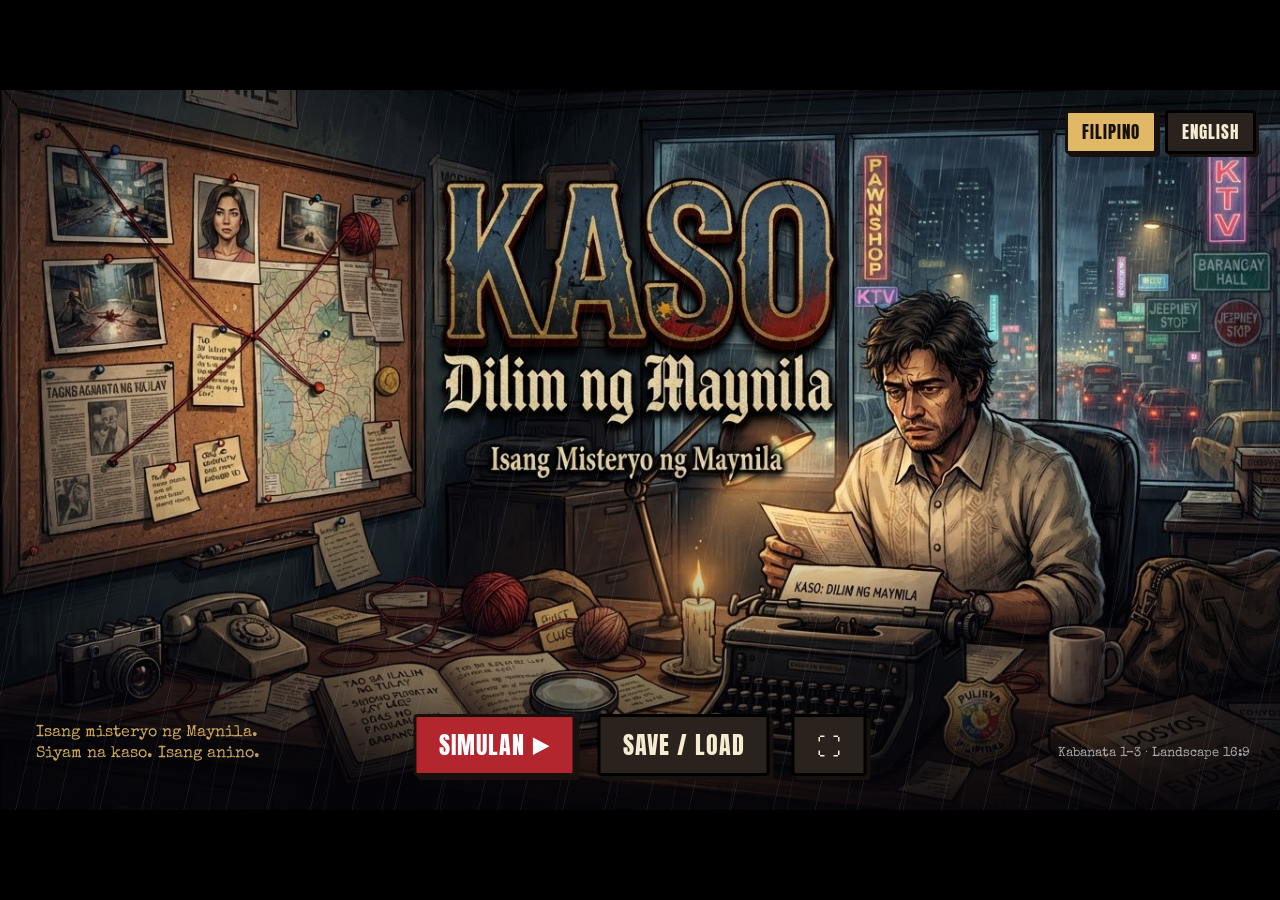
<file: index.html>
<!doctype html>
<html lang="tl">
<head>
<meta charset="utf-8">
<title>Kaso: Dilim ng Maynila</title>
<meta name="viewport" content="width=device-width, initial-scale=1, viewport-fit=cover, user-scalable=no">
<meta name="theme-color" content="#0e0c14">
<meta name="mobile-web-app-capable" content="yes">
<meta name="apple-mobile-web-app-capable" content="yes">
<link rel="preconnect" href="https://fonts.googleapis.com">
<link rel="preconnect" href="https://fonts.gstatic.com" crossorigin>
<link rel="stylesheet" href="https://fonts.googleapis.com/css2?family=Anton&family=Bangers&family=Kalam:wght@400;700&family=Oswald:wght@400;700&family=Special+Elite&display=swap">
<link rel="stylesheet" href="css/style.css">
<link rel="manifest" href="manifest.json">
<link rel="icon" href="assets/icon-192.png">
<link rel="apple-touch-icon" href="assets/icon-192.png">
</head>
<body>
<div id="stage"></div>
<div id="rotate">
  <div class="ph"></div>
  <h2>I-ROTATE ANG IYONG TELEPONO</h2>
  <p>Ang Kaso: Dilim ng Maynila ay ginawa para sa landscape (16:9).</p>
  <button class="btn dark" id="rotate-go">ITULOY PA RIN</button>
</div>
<script src="js/art.js"></script>
<script src="js/art2.js"></script>
<script src="js/art3.js"></script>
<script src="js/cases.js"></script>
<script src="js/cases2.js"></script>
<script src="js/cases3.js"></script>
<script src="js/lang.js"></script>
<script src="js/lang-en1.js"></script>
<script src="js/lang-en2.js"></script>
<script src="js/lang-en3.js"></script>
<script src="js/artimg.js"></script>
<script src="js/audio.js"></script>
<script src="js/game.js"></script>
</body>
</html>
</file>
<file: css/style.css>
/* =========================================================
   KASO: DILIM NG MAYNILA — STYLE
   Layout: fixed 1280x720 (16:9) stage, scaled to fit the screen.
   Single committed look: rainy-night Manila noir + manila-folder paper.
   ========================================================= */
:root {
  --ink: #17110d;
  --night: #0e0c14;
  --wall: #241c18;
  --manila: #e2c78e;
  --manila-dk: #b8964f;
  --paper: #f6ecd2;
  --paper-dk: #e3d4ae;
  --sepia: #6b4a1f;
  --brass: #e1b866;
  --blood: #b3262e;
  --neon: #ff4f9a;
  --clue: #33e0c4;
  --ok: #2f8f4e;
  --text: #2a1d12;
  --f-display: 'Anton', Impact, 'Arial Narrow', sans-serif;
  --f-type: 'Special Elite', 'Courier New', monospace;
  --f-sfx: 'Bangers', Impact, sans-serif;
  --f-talk: 'Kalam', 'Comic Sans MS', 'Segoe Print', sans-serif;
  --f-ui: 'Oswald', 'Arial Narrow', Arial, sans-serif;
  color-scheme: dark;
}
* { box-sizing: border-box; -webkit-tap-highlight-color: transparent; }
html, body { height: 100%; margin: 0; background: #000; overflow: hidden; }
body { font-family: var(--f-ui); color: var(--paper); user-select: none; -webkit-user-select: none; touch-action: manipulation; }
button { font-family: inherit; cursor: pointer; }
button:focus-visible, [tabindex]:focus-visible { outline: 3px solid var(--clue); outline-offset: 2px; }

#stage { position: absolute; left: 50%; top: 50%; width: 1280px; height: 720px; transform-origin: center center; overflow: hidden; background: var(--night); }
.screen { position: absolute; inset: 0; overflow: hidden; }
.abs { position: absolute; }

/* ---------- generic buttons ---------- */
.btn { border: 3px solid var(--ink); background: var(--paper); color: var(--ink); font-family: var(--f-display); font-size: 24px; letter-spacing: 1px; padding: 10px 22px; border-radius: 4px; box-shadow: 4px 4px 0 var(--ink); transition: transform .08s, box-shadow .08s; }
.btn:active { transform: translate(3px, 3px); box-shadow: 1px 1px 0 var(--ink); }
.btn.primary { background: var(--blood); color: #fff; }
.btn.gold { background: var(--brass); }
.btn.dark { background: #2a221d; color: var(--paper); border-color: #000; }
.btn:disabled { opacity: .45; filter: grayscale(.6); cursor: not-allowed; }
.btn.small { font-size: 17px; padding: 6px 14px; box-shadow: 3px 3px 0 var(--ink); }
.iconbtn { width: 54px; height: 54px; border-radius: 50%; border: 3px solid var(--ink); background: var(--brass); color: var(--ink); font-size: 24px; display: grid; place-items: center; box-shadow: 3px 3px 0 var(--ink); padding: 0; }
.iconbtn svg { width: 28px; height: 28px; }

/* ---------- rain overlay ---------- */
.rain { position: absolute; pointer-events: none; overflow: hidden; }
.rain::before, .rain::after { content: ""; position: absolute; inset: -100% -20% 0 -20%; background-image: repeating-linear-gradient(103deg, transparent 0 14px, rgba(200,220,255,.22) 14px 15px, transparent 15px 41px); animation: rainfall .5s linear infinite; }
.rain::after { background-image: repeating-linear-gradient(100deg, transparent 0 23px, rgba(200,220,255,.14) 23px 24px, transparent 24px 57px); animation-duration: .8s; }
@keyframes rainfall { from { transform: translateY(0); } to { transform: translateY(50%); } }

/* ---------- TITLE ---------- */
.title { background: #000 url('../assets/cover.jpg') center/cover no-repeat; }
.title .shade { position: absolute; inset: 0; background: linear-gradient(90deg, rgba(0,0,0,.0) 40%, rgba(0,0,0,.0) 60%), linear-gradient(0deg, rgba(5,4,8,.92) 0%, rgba(5,4,8,.4) 22%, rgba(0,0,0,0) 40%); }
.title .menu { position: absolute; left: 50%; bottom: 34px; transform: translateX(-50%); display: flex; gap: 22px; }
.title .tag { position: absolute; left: 36px; bottom: 44px; font-family: var(--f-type); color: var(--brass); font-size: 16px; max-width: 300px; line-height: 1.35; opacity: .9; }
.title .ver { position: absolute; right: 30px; bottom: 50px; font-family: var(--f-type); font-size: 13px; color: #aaa; }
.title .pulse { animation: pulse 1.6s ease-in-out infinite; }
@keyframes pulse { 50% { transform: scale(1.05); } }

/* ---------- TOP BAR ---------- */
.topbar { position: absolute; left: 0; right: 0; top: 0; height: 60px; display: flex; align-items: center; gap: 14px; padding: 0 16px; background: linear-gradient(#3a2614, #2a1a0d); border-bottom: 4px solid var(--ink); z-index: 20; }
.topbar .title-txt { font-family: var(--f-display); font-size: 24px; letter-spacing: 1px; color: var(--paper); flex: 1; white-space: nowrap; overflow: hidden; text-overflow: ellipsis; }
.topbar .title-txt small { font-family: var(--f-type); font-size: 15px; color: var(--brass); margin-left: 10px; letter-spacing: 0; }
.chip { display: inline-flex; align-items: center; gap: 6px; background: var(--paper); color: var(--ink); border: 3px solid var(--ink); border-radius: 20px; padding: 2px 14px 2px 8px; font-family: var(--f-display); font-size: 20px; height: 40px; }
.chip .peso { font-family: var(--f-ui); font-weight: 700; color: var(--blood); }
.back { background: none; border: 0; color: var(--paper); font-family: var(--f-display); font-size: 18px; display: flex; flex-direction: column; align-items: center; line-height: 1; padding: 2px 8px; }
.back span { font-size: 26px; }
.kape { display: flex; gap: 4px; align-items: center; background: var(--paper); border: 3px solid var(--ink); border-radius: 20px; padding: 3px 10px; height: 40px; }
.kape svg { width: 28px; height: 28px; }
.kape svg.empty { opacity: .25; filter: grayscale(1); }

/* ---------- DESK ---------- */
.desk .desk-svg { position: absolute; inset: 0; width: 100%; height: 100%; }
.desk .fan-blades { animation: spin .35s linear infinite; }
.desk .steam { animation: steam 3s ease-in-out infinite; }
.desk .steam.s2 { animation-delay: 1.2s; }
@keyframes spin { to { transform: rotate(360deg); } }
@keyframes steam { 0% { opacity: 0; transform: translateY(8px); } 40% { opacity: .4; } 100% { opacity: 0; transform: translateY(-14px); } }
.hotspot { position: absolute; border: 0; background: transparent; border-radius: 12px; padding: 0; }
.hotspot::before { content: ""; position: absolute; inset: 0; border-radius: 12px; border: 3px dashed rgba(225,184,102,0); transition: border-color .2s, background .2s; }
.hotspot:hover::before, .hotspot:focus-visible::before { border-color: rgba(225,184,102,.9); background: rgba(255,220,150,.08); }
.hotspot .lbl { position: absolute; left: 50%; transform: translateX(-50%); bottom: -16px; white-space: nowrap; background: var(--ink); color: var(--brass); font-family: var(--f-display); font-size: 17px; letter-spacing: 1px; padding: 3px 12px; border-radius: 3px; border: 2px solid var(--brass); pointer-events: none; }
.hotspot.top .lbl { bottom: auto; top: -18px; }
.hotspot.ringing { animation: shake .5s ease-in-out infinite; }
.ringsfx { position: absolute; font-family: var(--f-sfx); font-size: 46px; color: #ffd34a; -webkit-text-stroke: 2px var(--ink); paint-order: stroke fill; transform: rotate(-12deg); pointer-events: none; animation: blink 1s steps(2) infinite; letter-spacing: 2px; }
@keyframes blink { 50% { opacity: .2; } }
@keyframes shake { 0%,100% { transform: translateX(0) rotate(0); } 20% { transform: translateX(-3px) rotate(-1.5deg); } 40% { transform: translateX(3px) rotate(1.5deg); } 60% { transform: translateX(-2px) rotate(-1deg); } 80% { transform: translateX(2px) rotate(1deg); } }
.desk .status { position: absolute; left: 470px; top: 384px; width: 260px; font-family: var(--f-type); font-size: 14px; color: var(--paper); background: rgba(0,0,0,.55); border: 2px solid var(--brass); padding: 8px 10px; line-height: 1.35; }

/* ---------- MODAL ---------- */
.modal-back { position: absolute; inset: 0; background: rgba(5,3,2,.72); z-index: 50; display: grid; place-items: center; animation: fadein .2s; }
@keyframes fadein { from { opacity: 0; } }
.modal { position: relative; width: 860px; max-height: 620px; background: var(--manila); color: var(--text); border: 4px solid var(--ink); border-radius: 6px 18px 6px 6px; box-shadow: 10px 10px 0 rgba(0,0,0,.5); padding: 26px 30px; display: flex; flex-direction: column; gap: 14px; }
.modal h2 { margin: 0; font-family: var(--f-display); font-size: 38px; letter-spacing: 1px; font-weight: 400; }
.modal .x { position: absolute; right: 14px; top: 10px; background: none; border: 0; font-size: 34px; color: var(--ink); font-family: var(--f-display); }
.modal .body { overflow-y: auto; font-family: var(--f-type); font-size: 17px; line-height: 1.45; }
.cases { display: grid; grid-template-columns: repeat(3, 1fr); gap: 16px; }
.casecard { background: var(--paper); border: 3px solid var(--ink); padding: 14px; display: flex; flex-direction: column; gap: 8px; min-height: 290px; position: relative; }
.casecard .num { font-family: var(--f-display); font-size: 16px; color: var(--blood); letter-spacing: 1px; }
.casecard .nm { font-family: var(--f-display); font-size: 25px; line-height: 1.05; }
.casecard .pl { font-family: var(--f-type); font-size: 14px; color: var(--sepia); }
.casecard .thumb { height: 100px; border: 2px solid var(--ink); overflow: hidden; background: #111; }
.casecard .thumb svg { width: 100%; height: 100%; display: block; }
.casecard .stars { color: #d39a1a; font-size: 22px; letter-spacing: 2px; }
.casecard .btn { margin-top: auto; }
.casecard.locked .thumb { filter: brightness(.15) grayscale(1); }
.shopgrid { display: grid; grid-template-columns: repeat(3, 1fr); gap: 16px; }
.shopitem { background: var(--paper); border: 3px solid var(--ink); padding: 14px; display: flex; flex-direction: column; gap: 6px; }
.shopitem b { font-family: var(--f-display); font-size: 22px; font-weight: 400; }
.howto ol { margin: 0; padding-left: 24px; display: grid; gap: 8px; }
.howto b { font-family: var(--f-display); font-weight: 400; letter-spacing: .5px; font-size: 19px; }

/* ---------- KOMIKS ---------- */
.komiks { background: #0b0a0e; }
.komiks .track { position: absolute; top: 74px; left: 0; height: 520px; display: flex; gap: 40px; transition: transform .75s cubic-bezier(.6,.05,.25,1); }
.kpanel { position: relative; flex: 0 0 auto; width: 796px; height: 520px; background: #fff; border: 6px solid #f4efe4; outline: 4px solid var(--ink); overflow: hidden; transition: filter .5s, opacity .5s; filter: brightness(.35) grayscale(.5); }
.kpanel.on { filter: none; }
.kpanel > svg { position: absolute; inset: 0; width: 100%; height: 100%; }
.kcap { position: absolute; left: 0; top: 0; max-width: 70%; background: var(--brass); color: var(--ink); font-family: var(--f-type); font-size: 20px; padding: 8px 14px; border: 3px solid var(--ink); border-width: 0 3px 3px 0; line-height: 1.3; z-index: 3; }
.bubble { position: absolute; background: #fff; color: var(--ink); border: 3px solid var(--ink); border-radius: 22px; padding: 10px 16px 12px; font-family: var(--f-talk); font-size: 23px; line-height: 1.22; z-index: 4; animation: pop .22s cubic-bezier(.3,1.6,.6,1); }
.bubble .who { display: block; font-family: var(--f-ui); font-weight: 700; font-size: 13px; letter-spacing: 1px; text-transform: uppercase; color: var(--blood); margin-bottom: 2px; }
.bubble::after { content: ""; position: absolute; bottom: -20px; width: 0; height: 0; border: 12px solid transparent; border-top: 20px solid var(--ink); }
.bubble::before { content: ""; position: absolute; bottom: -13px; width: 0; height: 0; border: 9px solid transparent; border-top: 15px solid #fff; z-index: 1; }
.bubble.tail-l::after { left: 34px; } .bubble.tail-l::before { left: 37px; }
.bubble.tail-r::after { right: 34px; } .bubble.tail-r::before { right: 37px; }
.bubble.dark { background: #0d0d10; color: #f0e6e6; border-color: #c0262e; }
.bubble.dark::before { border-top-color: #0d0d10; } .bubble.dark::after { border-top-color: #c0262e; }
.bubble.dark .who { color: #ff6b6b; }
.sfx { position: absolute; font-family: var(--f-sfx); letter-spacing: 2px; -webkit-text-stroke: 3px var(--ink); paint-order: stroke fill; z-index: 5; white-space: nowrap; animation: slamin .3s cubic-bezier(.3,1.8,.5,1); text-shadow: 4px 4px 0 var(--ink); }
@keyframes pop { from { transform: scale(.6); opacity: 0; } }
@keyframes slamin { from { transform: scale(2.4) rotate(var(--r)); opacity: 0; } to { transform: scale(1) rotate(var(--r)); } }
.flash { position: absolute; inset: 0; background: #fff; z-index: 30; pointer-events: none; animation: flash .6s forwards; }
@keyframes flash { 0% { opacity: 0; } 10% { opacity: .95; } 25% { opacity: .2; } 35% { opacity: .8; } 100% { opacity: 0; } }
.komiks .hint { position: absolute; bottom: 36px; left: 0; right: 0; text-align: center; font-family: var(--f-type); font-size: 18px; color: var(--brass); animation: blink 1.4s steps(2) infinite; }
.komiks .skip { position: absolute; right: 20px; top: 16px; z-index: 10; }
.komiks .dots { position: absolute; left: 20px; top: 26px; display: flex; gap: 8px; }
.komiks .dots i { width: 14px; height: 14px; border-radius: 50%; border: 2px solid var(--brass); }
.komiks .dots i.on { background: var(--brass); }

/* ---------- PAPER / FOLDER ---------- */
.woodbg { background: radial-gradient(ellipse at 50% 40%, #5a3a20, #2a1a0d 75%); }
.woodbg::before { content: ""; position: absolute; inset: 0; background: repeating-linear-gradient(178deg, rgba(0,0,0,0) 0 20px, rgba(0,0,0,.12) 20px 22px); pointer-events: none; }
.folder { position: absolute; background: var(--manila); color: var(--text); border: 3px solid var(--ink); border-radius: 4px 14px 4px 4px; box-shadow: 8px 8px 0 rgba(0,0,0,.45); }
.folder::before { content: ""; position: absolute; left: 24px; top: -22px; width: 170px; height: 24px; background: var(--manila); border: 3px solid var(--ink); border-bottom: 0; border-radius: 10px 10px 0 0; }
.folder .tabname { position: absolute; left: 34px; top: -20px; font-family: var(--f-display); font-size: 16px; letter-spacing: 1px; color: var(--sepia); z-index: 2; }
.sheet { position: absolute; inset: 14px; background: var(--paper); border: 2px solid var(--manila-dk); padding: 18px 22px; display: flex; flex-direction: column; gap: 10px; overflow: hidden; }
.sheet h2 { margin: 0; font-family: var(--f-type); font-size: 32px; font-weight: 400; letter-spacing: 2px; text-align: center; border-bottom: 2px solid var(--ink); padding-bottom: 4px; }
.sheet .sub { text-align: center; font-family: var(--f-type); font-size: 15px; color: var(--sepia); margin-top: -6px; }
.caseno { position: absolute; right: 18px; top: 16px; border: 2px solid var(--ink); text-align: center; font-family: var(--f-type); font-size: 12px; color: var(--blood); background: var(--paper); }
.caseno b { display: block; border-top: 2px solid var(--ink); font-size: 22px; color: var(--ink); padding: 0 10px; }
.clip { position: absolute; left: 30px; top: -18px; width: 30px; height: 64px; border: 4px solid #c9a24a; border-radius: 15px; z-index: 5; }
.facts { width: 100%; border-collapse: collapse; font-family: var(--f-type); font-size: 16px; }
.facts td { border-bottom: 1px solid var(--paper-dk); padding: 5px 4px; vertical-align: top; }
.facts td:first-child { width: 150px; color: var(--sepia); font-size: 14px; text-transform: uppercase; }
.facts .red { color: var(--blood); font-weight: 700; }
.polaroid { background: #fff; padding: 8px 8px 26px; border: 1px solid #bbb; box-shadow: 3px 4px 0 rgba(0,0,0,.25); position: relative; }
.polaroid svg { display: block; width: 100%; height: 100%; }
.polaroid .pc { position: absolute; left: 0; right: 0; bottom: 4px; text-align: center; font-family: var(--f-talk); font-size: 15px; color: #333; }

/* ---------- OUTLINE ---------- */
.outline .lu { position: absolute; left: 660px; top: 82px; width: 580px; height: 425px; border: 4px solid var(--ink); background: #f2ecdf; box-shadow: 8px 8px 0 rgba(0,0,0,.45); }
.outline .lu svg { width: 100%; height: 100%; display: block; }
.outline .lu .lt { position: absolute; left: 50%; top: -18px; transform: translateX(-50%); background: var(--ink); color: var(--brass); font-family: var(--f-display); letter-spacing: 2px; font-size: 18px; padding: 2px 16px; }
.lu-fig:hover > rect:first-child { fill: rgba(63,208,201,.1); }
.outline .info { position: absolute; left: 660px; top: 516px; width: 580px; height: 108px; background: var(--paper); color: var(--text); border: 3px solid var(--ink); padding: 6px 12px; font-family: var(--f-type); font-size: 14px; line-height: 1.3; display: flex; gap: 12px; align-items: flex-start; }
.outline .info .pp { width: 74px; height: 78px; flex: 0 0 auto; border: 2px solid var(--ink); background: #d8c9a6; }
.outline .info b { font-family: var(--f-display); font-size: 19px; font-weight: 400; letter-spacing: .5px; }
.banner { position: absolute; left: 660px; top: 638px; width: 300px; font-family: var(--f-sfx); font-size: 32px; line-height: .95; color: #fff; letter-spacing: 1px; -webkit-text-stroke: 2px var(--ink); paint-order: stroke fill; text-shadow: 3px 3px 0 var(--ink); }
.banner em { color: #ff4f6a; font-style: normal; }
.banner small { display: block; font-family: var(--f-type); font-size: 14px; color: var(--brass); -webkit-text-stroke: 0; text-shadow: none; letter-spacing: 0; margin-top: 4px; }

/* ---------- INVESTIGATION (spot the clue) ---------- */
.inv { background: linear-gradient(#3a2614, #2a1a0d); }
.inv .hud-mid { display: flex; align-items: center; gap: 14px; }
.flipclock { display: flex; gap: 4px; align-items: center; }
.flipclock b { width: 32px; height: 44px; background: linear-gradient(#4a3020 50%, #3a2416 50%); color: #f6ecd2; font-family: var(--f-display); font-size: 32px; display: grid; place-items: center; border-radius: 5px; border: 2px solid var(--ink); font-weight: 400; }
.flipclock i { font-style: normal; font-family: var(--f-display); font-size: 28px; color: var(--paper); }
.flipclock.low b { color: #ff6a6a; animation: blink .5s steps(2) infinite; }
.objective { font-family: var(--f-display); font-size: 18px; letter-spacing: 1px; color: var(--ink); background: var(--brass); padding: 4px 12px; border: 3px solid var(--ink); }
.spotpanel { position: absolute; top: 76px; width: 620px; height: 413px; border: 4px solid var(--ink); background: #000; overflow: hidden; cursor: crosshair; }
.spotpanel > svg { width: 100%; height: 100%; display: block; }
.spotpanel .plabel { position: absolute; left: 0; top: 0; background: rgba(0,0,0,.72); color: #fff; font-family: var(--f-type); font-size: 15px; padding: 4px 10px; pointer-events: none; display: flex; gap: 6px; align-items: center; }
.spotpanel .plabel .rec { width: 10px; height: 10px; border-radius: 50%; background: #f33; animation: blink 1s steps(2) infinite; }
.spotpanel.cctv::after { content: ""; position: absolute; inset: 0; background: repeating-linear-gradient(0deg, rgba(255,255,255,.04) 0 1px, transparent 1px 3px); pointer-events: none; }
.spotpanel.soco::after { content: "POLICE LINE · HUWAG TUMAWID · POLICE LINE"; position: absolute; right: -92px; top: 30px; width: 330px; transform: rotate(32deg); background: #f2c94c; color: var(--ink); font-family: var(--f-display); font-size: 13px; letter-spacing: 1px; padding: 2px 0; text-align: center; border-top: 2px solid var(--ink); border-bottom: 2px solid var(--ink); pointer-events: none; opacity: .9; }
.ring-found { fill: none; stroke: var(--clue); stroke-width: 4; filter: drop-shadow(0 0 3px rgba(0,0,0,.8)); animation: ringin .35s cubic-bezier(.3,1.6,.6,1); transform-box: fill-box; transform-origin: center; }
@keyframes ringin { from { transform: scale(2); opacity: 0; } }
.ring-hint { fill: none; stroke: #ffd34a; stroke-width: 4; stroke-dasharray: 8 6; animation: hintpulse .7s ease-in-out infinite alternate; transform-box: fill-box; transform-origin: center; }
@keyframes hintpulse { to { transform: scale(1.35); opacity: .4; } }
.miss { fill: none; stroke: #ff3b3b; stroke-width: 5; stroke-linecap: round; animation: missfade .7s forwards; }
@keyframes missfade { 60% { opacity: 1; } 100% { opacity: 0; } }
.penalty { position: absolute; font-family: var(--f-sfx); font-size: 30px; color: #ff5b5b; -webkit-text-stroke: 2px var(--ink); paint-order: stroke fill; pointer-events: none; animation: floatup .9s forwards; z-index: 10; }
@keyframes floatup { to { transform: translateY(-40px); opacity: 0; } }
.shake { animation: shake .35s; }
.inv .talk { position: absolute; left: 12px; top: 502px; width: 600px; height: 206px; display: flex; gap: 12px; }
.inv .talk .pp { width: 150px; height: 190px; flex: 0 0 auto; background: #2a3a4a; border: 4px solid var(--ink); overflow: hidden; }
.inv .talk .pp svg { width: 100%; height: 100%; }
.saybox { flex: 1; background: var(--paper); color: var(--ink); border: 4px solid var(--ink); border-radius: 18px; padding: 12px 16px; font-family: var(--f-talk); font-size: 22px; line-height: 1.25; position: relative; }
.saybox .who { display: block; font-family: var(--f-ui); font-weight: 700; font-size: 14px; color: var(--blood); letter-spacing: 1px; }
.saybox::before { content: ""; position: absolute; left: -22px; top: 40px; border: 11px solid transparent; border-right: 18px solid var(--ink); }
.tray { position: absolute; left: 648px; top: 502px; width: 620px; height: 206px; background: var(--manila); border: 4px solid var(--ink); padding: 10px 12px; color: var(--ink); }
.tray .th { display: flex; justify-content: space-between; align-items: baseline; font-family: var(--f-display); font-size: 20px; letter-spacing: 1px; }
.tray .th span { font-family: var(--f-type); font-size: 15px; letter-spacing: 0; }
.slots { display: grid; grid-template-columns: repeat(7, 1fr); gap: 8px; margin-top: 8px; }
.cslot { aspect-ratio: 1; border: 3px dashed var(--sepia); background: var(--paper-dk); display: grid; place-items: center; font-family: var(--f-display); font-size: 30px; color: var(--sepia); position: relative; overflow: hidden; }
.cslot.got { border-style: solid; border-color: var(--ink); background: #000; animation: pop .3s; }
.cslot.got svg { width: 100%; height: 100%; display: block; }
.cslot.meta { border-color: #c0262e; box-shadow: 0 0 0 3px #c0262e inset; }
.tray .lastfound { margin-top: 10px; font-family: var(--f-type); font-size: 15px; line-height: 1.3; min-height: 40px; }
.tray .lastfound b { font-family: var(--f-display); font-weight: 400; font-size: 18px; letter-spacing: .5px; }
.hintbtn { display: flex; align-items: center; gap: 6px; background: var(--brass); border: 3px solid var(--ink); border-radius: 26px; padding: 2px 12px 2px 4px; height: 46px; box-shadow: 3px 3px 0 var(--ink); font-family: var(--f-display); font-size: 17px; color: var(--ink); }
.hintbtn svg { width: 34px; height: 34px; }
.hintbtn:disabled { opacity: .45; }

/* ---------- overlays / stamps ---------- */
.overlay { position: absolute; inset: 0; z-index: 60; background: rgba(5,3,2,.7); display: grid; place-items: center; animation: fadein .2s; }
.card { background: var(--paper); color: var(--ink); border: 4px solid var(--ink); box-shadow: 10px 10px 0 rgba(0,0,0,.5); padding: 26px 34px; text-align: center; display: flex; flex-direction: column; gap: 14px; align-items: center; max-width: 720px; }
.card h2 { margin: 0; font-family: var(--f-display); font-size: 44px; font-weight: 400; letter-spacing: 1px; }
.card p { margin: 0; font-family: var(--f-type); font-size: 18px; line-height: 1.4; }
.card .row { display: flex; gap: 16px; justify-content: center; flex-wrap: wrap; }
.stamp { font-family: var(--f-display); font-size: 64px; color: var(--blood); border: 7px solid var(--blood); padding: 0 24px; transform: rotate(-9deg); letter-spacing: 4px; animation: stampin .35s cubic-bezier(.3,1.6,.5,1); background: rgba(255,255,255,.4); mix-blend-mode: multiply; }
.stamp.green { color: var(--ok); border-color: var(--ok); }
@keyframes stampin { from { transform: rotate(-9deg) scale(3); opacity: 0; } }

/* ---------- FILES (timeline + evidence) ---------- */
.files .ev-list { display: flex; flex-direction: column; gap: 8px; overflow-y: auto; padding-right: 6px; flex: 1; min-height: 0; }
.ev-row { display: flex; gap: 10px; align-items: center; background: #fffaf0; border: 2px solid var(--paper-dk); padding: 5px; cursor: pointer; position: relative; }
.ev-row.sel { border-color: var(--ink); background: #fff3cf; }
.ev-row .ti { width: 58px; height: 58px; flex: 0 0 auto; border: 2px solid var(--ink); overflow: hidden; background: #000; }
.ev-row .ti svg { width: 100%; height: 100%; display: block; }
.ev-row .nm { font-family: var(--f-type); font-size: 15px; flex: 1; line-height: 1.2; }
.ev-row .nm small { display: block; color: var(--sepia); font-size: 12px; }
.ev-row .i { width: 30px; height: 30px; border-radius: 50%; background: #9bd35a; border: 2px solid var(--ink); font-family: Georgia, serif; font-weight: 700; font-style: italic; display: grid; place-items: center; color: var(--ink); flex: 0 0 auto; }
.ev-row .new { position: absolute; right: 44px; top: 4px; background: var(--blood); color: #fff; font-family: var(--f-display); font-size: 12px; padding: 0 6px; }
.ev-row.meta { border-color: #c0262e; }
.ev-detail { min-height: 94px; background: #fff; border: 2px dashed var(--sepia); padding: 8px 12px; font-family: var(--f-type); font-size: 15px; line-height: 1.35; }
.ev-detail b { font-family: var(--f-display); font-weight: 400; font-size: 18px; letter-spacing: .5px; display: block; }
.tl { position: relative; overflow-y: auto; flex: 1; min-height: 0; padding: 4px 6px 4px 0; }
.tl-win { font-family: var(--f-type); background: #e85a7a; color: #fff; display: inline-block; padding: 3px 10px; font-size: 15px; margin-bottom: 6px; align-self: flex-start; }
.tl-row { display: grid; grid-template-columns: 54px 76px 1fr; gap: 8px; align-items: start; padding: 6px 4px; border-left: 6px solid transparent; position: relative; }
.tl-row.inwin { background: rgba(232,90,122,.14); border-left-color: #e85a7a; }
.tl-row .tm { font-family: var(--f-display); font-size: 17px; background: #5a4a3a; color: #fff; border-radius: 12px; text-align: center; padding: 1px 0; }
.tl-row .who { width: 64px; height: 64px; border-radius: 50%; border: 3px solid var(--ink); background: #e6c34a; overflow: hidden; }
.tl-row .who svg { width: 100%; height: 100%; }
.tl-row .who.victim { background: #bba; }
.tl-row .tx { background: #fff; border: 2px solid var(--ink); border-radius: 8px; padding: 6px 10px; font-family: var(--f-type); font-size: 15px; line-height: 1.3; }
.tl-row .tx .nm { font-family: var(--f-ui); font-weight: 700; color: var(--blood); font-size: 13px; letter-spacing: 1px; display: block; }
.tl-row .tx .chk { margin-top: 6px; display: flex; gap: 8px; align-items: center; }
.tl-row .verdict { margin-top: 6px; padding: 5px 8px; font-size: 14px; border-radius: 4px; animation: pop .25s; }
.tl-row .verdict.ok { background: #dff3e0; color: #1b5a2d; border: 2px solid #2f8f4e; }
.tl-row .verdict.no { background: #fbe0e0; color: #7a1a1a; border: 2px solid var(--blood); }
.files .proceed { position: absolute; right: 30px; bottom: 18px; }
.files .progress-note { position: absolute; left: 30px; bottom: 30px; max-width: 900px; font-family: var(--f-type); color: var(--brass); font-size: 16px; }

/* ---------- INTERROGATION ---------- */
.room { background: #1a1512; }
.room .bricks { position: absolute; inset: 60px 0 0 0; background-color: #241c17; background-image: linear-gradient(335deg, rgba(0,0,0,.25) 23px, transparent 23px), linear-gradient(155deg, rgba(0,0,0,.25) 23px, transparent 23px), linear-gradient(335deg, rgba(0,0,0,.25) 23px, transparent 23px), linear-gradient(155deg, rgba(0,0,0,.25) 23px, transparent 23px); background-size: 58px 58px; background-position: 0 2px, 4px 35px, 29px 31px, 34px 6px; }
.room .glow { position: absolute; left: 340px; top: 60px; width: 600px; height: 520px; background: radial-gradient(ellipse at 50% 25%, rgba(255,214,140,.38), rgba(255,214,140,0) 65%); pointer-events: none; transform-origin: 50% 0; animation: swing 4s ease-in-out infinite; }
.lamp { position: absolute; left: 640px; top: 60px; width: 0; height: 0; transform-origin: 0 0; animation: swing 4s ease-in-out infinite; z-index: 6; pointer-events: none; }
.lamp .cord { position: absolute; left: -1.5px; top: 0; width: 3px; height: 34px; background: #111; }
.lamp .shade { position: absolute; left: -38px; top: 30px; width: 76px; height: 30px; background: #2e3b2f; border: 3px solid var(--ink); border-radius: 40px 40px 6px 6px; }
.lamp .bulb { position: absolute; left: -12px; top: 52px; width: 24px; height: 14px; border-radius: 0 0 12px 12px; background: #fff3c4; box-shadow: 0 0 30px 12px rgba(255,220,140,.6); }
@keyframes swing { 0%,100% { transform: rotate(4deg); } 50% { transform: rotate(-4deg); } }
.hotseat { position: absolute; left: 400px; top: 112px; width: 480px; height: 390px; }
.hotseat .chair { position: absolute; left: 110px; top: 70px; width: 260px; height: 300px; background: #2c2c30; border: 4px solid var(--ink); border-radius: 30px 30px 8px 8px; }
.hotseat .sus { position: absolute; left: 60px; top: 30px; width: 360px; height: 360px; }
.hotseat .sus svg { width: 100%; height: 100%; }
.hotseat .table { position: absolute; left: -40px; top: 330px; width: 560px; height: 60px; background: #4a3020; border: 4px solid var(--ink); border-radius: 6px; }
.hotseat .empty { position: absolute; left: 0; right: 0; top: 140px; text-align: center; font-family: var(--f-type); font-size: 20px; color: var(--brass); }
.room .speech { position: absolute; left: 420px; top: 74px; width: 440px; min-height: 60px; background: #fff; color: var(--ink); border: 3px solid var(--ink); border-radius: 20px; padding: 8px 16px; font-family: var(--f-talk); font-size: 21px; line-height: 1.22; z-index: 7; text-align: center; }
.room .speech::after { content: ""; position: absolute; left: 50%; bottom: -18px; margin-left: -10px; border: 10px solid transparent; border-top: 16px solid var(--ink); }
.room .speech .who { display: block; font-family: var(--f-ui); font-weight: 700; color: var(--blood); font-size: 13px; letter-spacing: 1px; }
.accuse { position: absolute; left: 20px; top: 76px; width: 350px; height: 432px; background: var(--manila); border: 4px solid var(--ink); padding: 12px; color: var(--ink); display: flex; flex-direction: column; gap: 10px; }
.accuse h3, .suspects h3 { margin: 0; font-family: var(--f-display); font-weight: 400; font-size: 22px; letter-spacing: 1px; }
.accuse .sub, .suspects .sub { font-family: var(--f-type); font-size: 13px; color: var(--ok); margin-top: -8px; }
.slot { border: 3px dashed var(--sepia); background: var(--paper); height: 118px; display: flex; gap: 10px; align-items: center; padding: 8px; position: relative; transition: background .15s, border-color .15s; }
.slot .lab { position: absolute; left: 8px; top: -12px; background: var(--ink); color: var(--brass); font-family: var(--f-display); font-size: 14px; padding: 0 8px; letter-spacing: 1px; }
.slot .ph { flex: 1; text-align: center; font-family: var(--f-type); font-size: 14px; color: var(--sepia); }
.slot.ready { border-color: var(--clue); background: #e6fff9; }
.slot.over { border-color: var(--blood); background: #fff0e0; }
.slot.filled { border-style: solid; border-color: var(--ink); }
.slot.bad { border-color: var(--blood); animation: shake .35s; }
.slot .ti { width: 92px; height: 92px; flex: 0 0 auto; border: 2px solid var(--ink); overflow: hidden; background: #000; }
.slot .ti svg { width: 100%; height: 100%; display: block; }
.slot .nm { font-family: var(--f-type); font-size: 15px; line-height: 1.2; flex: 1; }
.arrest { font-size: 34px; padding: 10px; width: 100%; background: var(--blood); color: #fff; letter-spacing: 2px; }
.suspects { position: absolute; right: 20px; top: 76px; width: 350px; height: 432px; background: var(--manila); border: 4px solid var(--ink); padding: 12px; color: var(--ink); display: flex; flex-direction: column; gap: 10px; }
.sgrid { display: grid; grid-template-columns: 1fr 1fr; grid-template-rows: 1fr 1fr; gap: 10px; flex: 1; min-height: 0; }
.scard { background: #e84a6a; border: 3px solid var(--ink); padding: 0; position: relative; overflow: hidden; display: flex; flex-direction: column; min-height: 0; }
.scard svg { flex: 1; width: 100%; min-height: 0; }
.scard .nm { background: var(--ink); color: var(--paper); font-family: var(--f-display); font-size: 16px; letter-spacing: .5px; padding: 3px 0; }
.scard.sel { outline: 5px solid var(--clue); outline-offset: -5px; background: #3a8f86; }
.scard.sel::after { content: "PINILI"; position: absolute; left: 50%; top: 42%; transform: translate(-50%, -50%) rotate(-10deg); font-family: var(--f-display); font-size: 24px; color: var(--clue); -webkit-text-stroke: 1px var(--ink); paint-order: stroke fill; letter-spacing: 2px; }
.evtray { position: absolute; left: 20px; right: 20px; bottom: 12px; height: 192px; background: rgba(20,14,10,.92); border: 4px solid var(--ink); border-top-color: var(--brass); padding: 8px 10px; }
.evtray .th { font-family: var(--f-display); font-size: 18px; letter-spacing: 1px; color: var(--brass); display: flex; justify-content: space-between; }
.evtray .th span { font-family: var(--f-type); font-size: 14px; color: var(--paper); letter-spacing: 0; }
.evscroll { display: flex; gap: 10px; overflow-x: auto; padding: 6px 2px 6px; height: 150px; }
.ev-card { flex: 0 0 118px; height: 138px; background: var(--paper); border: 3px solid var(--ink); color: var(--ink); display: flex; flex-direction: column; position: relative; touch-action: pan-x; cursor: grab; }
.ev-card .ti { height: 84px; overflow: hidden; background: #000; border-bottom: 2px solid var(--ink); pointer-events: none; }
.ev-card .ti svg { width: 100%; height: 100%; display: block; }
.ev-card .nm { font-family: var(--f-type); font-size: 12px; line-height: 1.15; padding: 3px 4px; pointer-events: none; }
.ev-card .i { position: absolute; right: -6px; top: -6px; width: 28px; height: 28px; border-radius: 50%; background: #9bd35a; border: 2px solid var(--ink); font-family: Georgia, serif; font-weight: 700; font-style: italic; color: var(--ink); padding: 0; font-size: 16px; }
.ev-card.picked { outline: 4px solid var(--clue); transform: translateY(-6px); }
.ev-card.used { opacity: .4; }
.ev-card.meta { border-color: #c0262e; }
.ghost { position: absolute; z-index: 100; pointer-events: none; width: 118px; height: 138px; opacity: .9; transform: rotate(-6deg) scale(1.05); box-shadow: 8px 8px 0 rgba(0,0,0,.4); }
.tip { position: absolute; z-index: 60; width: 320px; background: #fff; color: var(--ink); border: 3px solid var(--ink); padding: 10px 12px; font-family: var(--f-type); font-size: 15px; line-height: 1.35; box-shadow: 6px 6px 0 rgba(0,0,0,.4); }
.tip b { font-family: var(--f-display); font-weight: 400; font-size: 18px; display: block; }

/* ---------- RESULT ---------- */
.result .card { position: absolute; left: 50%; top: 50%; transform: translate(-50%, -50%); width: 900px; max-width: none; flex-direction: row; text-align: left; align-items: stretch; padding: 0; gap: 0; }
.result .l { flex: 1; padding: 28px 30px; display: flex; flex-direction: column; gap: 12px; }
.result .r { width: 320px; background: #1a1512; color: var(--paper); padding: 24px; display: flex; flex-direction: column; gap: 12px; align-items: center; text-align: center; border-left: 4px solid var(--ink); }
.result .stars { font-size: 52px; letter-spacing: 6px; color: #d39a1a; -webkit-text-stroke: 2px var(--ink); }
.result .stars .off { color: #ccc0a0; }
.result .stats { font-family: var(--f-type); font-size: 17px; display: grid; grid-template-columns: auto 1fr; gap: 4px 18px; }
.result .stats span:nth-child(odd) { color: var(--sepia); }
.result .meta-ph { width: 190px; height: 190px; border: 4px solid #c0262e; background: #000; transform: rotate(3deg); }
.result .meta-ph svg { width: 100%; height: 100%; }
.result .r p { font-family: var(--f-type); font-size: 15px; margin: 0; line-height: 1.4; }
.result .r h3 { margin: 0; font-family: var(--f-display); font-weight: 400; font-size: 24px; letter-spacing: 1px; color: #ff6b6b; }

/* ---------- CORKBOARD ---------- */
.corkbg { background-color: #a8743f; background-image: radial-gradient(#8a5a2c 1.2px, transparent 1.4px), radial-gradient(#c08a52 1px, transparent 1.2px); background-size: 14px 14px, 11px 11px; background-position: 0 0, 6px 5px; }
.corkframe { position: absolute; inset: 60px 0 0 0; border: 18px solid #5a3b22; pointer-events: none; }
.pin-card { position: absolute; background: #fff; padding: 10px 10px 34px; box-shadow: 4px 6px 0 rgba(0,0,0,.35); color: var(--ink); }
.pin-card::before { content: ""; position: absolute; left: 50%; top: -10px; width: 22px; height: 22px; margin-left: -11px; border-radius: 50%; background: radial-gradient(circle at 35% 35%, #ff7a7a, #b31a1a); border: 2px solid #511; z-index: 2; }
.pin-card .ph { width: 100%; height: 100%; background: #111; overflow: hidden; }
.pin-card .ph svg { width: 100%; height: 100%; display: block; }
.pin-card .cp { position: absolute; left: 0; right: 0; bottom: 6px; text-align: center; font-family: var(--f-talk); font-size: 18px; }
.pin-card.unk .ph { display: grid; place-items: center; font-family: var(--f-display); font-size: 80px; color: #444; background: #d8d0c0; }
.cork-q { position: absolute; left: 50%; bottom: 28px; transform: translateX(-50%); width: 1000px; background: var(--paper); color: var(--ink); border: 4px solid var(--ink); padding: 14px 18px; display: flex; flex-direction: column; gap: 10px; box-shadow: 8px 8px 0 rgba(0,0,0,.4); }
.cork-q h3 { margin: 0; font-family: var(--f-display); font-weight: 400; font-size: 26px; letter-spacing: .5px; }
.cork-q .opts { display: grid; grid-template-columns: repeat(4, 1fr); gap: 12px; }
.cork-note { position: absolute; background: #fff6a8; color: var(--ink); font-family: var(--f-talk); font-size: 20px; padding: 12px 14px; box-shadow: 3px 4px 0 rgba(0,0,0,.3); line-height: 1.25; }

/* ---------- PORTRAIT WARNING ---------- */
#rotate { position: fixed; inset: 0; background: #0b0a0e; color: var(--paper); z-index: 999; display: none; flex-direction: column; gap: 18px; align-items: center; justify-content: center; text-align: center; padding: 24px; font-family: var(--f-type); font-size: 18px; }
#rotate .ph { width: 70px; height: 110px; border: 5px solid var(--brass); border-radius: 12px; animation: rot 2s ease-in-out infinite; }
@keyframes rot { 0%, 30% { transform: rotate(0); } 60%, 100% { transform: rotate(-90deg); } }
#rotate h2 { font-family: var(--f-display); font-weight: 400; font-size: 30px; margin: 0; letter-spacing: 1px; color: var(--brass); }
body.portrait #rotate { display: flex; }

@media (prefers-reduced-motion: reduce) {
  *, *::before, *::after { animation-duration: .01ms !important; animation-iteration-count: 1 !important; transition-duration: .01ms !important; }
}

/* =========================================================
   v2 ADDITIONS
   ========================================================= */
.toast { position: absolute; left: 50%; top: 80px; transform: translateX(-50%); z-index: 70; background: var(--paper); color: var(--ink); border: 3px solid var(--ink); padding: 10px 18px; font-family: var(--f-type); font-size: 17px; box-shadow: 5px 5px 0 rgba(0,0,0,.5); max-width: 760px; text-align: center; animation: pop .2s; }
.medal-toast { position: absolute; right: 24px; top: 76px; z-index: 90; display: flex; gap: 12px; align-items: center; background: #1a1512; color: var(--paper); border: 3px solid var(--brass); padding: 10px 18px 10px 10px; box-shadow: 6px 6px 0 rgba(0,0,0,.5); animation: medalin 3.6s forwards; }
.medal-toast .mt-ico svg { width: 52px; height: 52px; display: block; }
.medal-toast small { display: block; font-family: var(--f-type); color: var(--brass); font-size: 13px; }
.medal-toast b { font-family: var(--f-display); font-weight: 400; font-size: 24px; letter-spacing: .5px; }
@keyframes medalin { 0% { transform: translateX(120%); } 10%, 85% { transform: translateX(0); } 100% { transform: translateX(120%); } }
.medals { display: grid; grid-template-columns: 1fr 1fr; gap: 10px; }
.medal { display: flex; gap: 12px; align-items: center; background: var(--paper); border: 2px solid var(--manila-dk); padding: 8px 10px; font-size: 15px; opacity: .55; }
.medal.got { opacity: 1; border-color: var(--ink); }
.medal .mi { width: 48px; height: 48px; flex: 0 0 auto; display: grid; place-items: center; font-family: var(--f-display); font-size: 28px; color: var(--sepia); background: var(--paper-dk); border-radius: 50%; }
.medal.got .mi { background: none; }
.medal .mi svg { width: 48px; height: 48px; }
.medal b { font-family: var(--f-display); font-weight: 400; font-size: 19px; letter-spacing: .5px; }
.settings { display: grid; grid-template-columns: 200px 1fr; gap: 16px 18px; align-items: center; font-family: var(--f-display); font-size: 20px; letter-spacing: .5px; }
.settings .btn { justify-self: start; }
.settings input[type=range] { width: 100%; accent-color: var(--blood); height: 28px; }
.ch-h { font-family: var(--f-display); font-weight: 400; font-size: 24px; letter-spacing: 1px; margin: 4px 0 10px; border-bottom: 2px solid var(--ink); padding-bottom: 4px; }
.ch-h span { color: var(--ok); font-size: 16px; }
.ch-h ~ .ch-h { margin-top: 22px; }
.cork-tabs { display: flex; gap: 10px; }

/* coach / tutorial */
.coach { position: absolute; inset: 0; z-index: 95; cursor: pointer; }
.coach-hole { position: absolute; border: 4px solid var(--brass); border-radius: 10px; box-shadow: 0 0 0 4000px rgba(5,3,2,.7); pointer-events: none; transition: all .3s; }
.coach-box { position: absolute; width: 420px; background: var(--paper); color: var(--ink); border: 4px solid var(--ink); border-radius: 16px; padding: 12px 16px; box-shadow: 8px 8px 0 rgba(0,0,0,.5); display: flex; flex-direction: column; gap: 8px; transition: all .3s; }
.coach-box .who { font-family: var(--f-ui); font-weight: 700; font-size: 13px; letter-spacing: 1px; color: var(--blood); }
.coach-box p { margin: 0; font-family: var(--f-talk); font-size: 21px; line-height: 1.25; }
.coach-box .btn { align-self: flex-end; }
.coach-skip { position: absolute; left: 14px; bottom: 14px; background: none; border: 0; font-family: var(--f-type); font-size: 13px; color: var(--sepia); text-decoration: underline; padding: 0; }

/* zoom */
.zoomtag { position: absolute; right: 8px; top: 8px; background: var(--brass); color: var(--ink); font-family: var(--f-display); font-size: 18px; padding: 0 10px; border: 2px solid var(--ink); pointer-events: none; }
.inv .hintbtn { padding: 2px 10px 2px 4px; font-size: 16px; }
#zoom { padding: 2px 12px; }

/* statements / TUTOL */
.pahayag { position: absolute; left: 386px; top: 366px; width: 508px; height: 144px; z-index: 8; background: rgba(246,236,210,.97); color: var(--ink); border: 3px solid var(--ink); padding: 6px 8px; display: flex; flex-direction: column; gap: 4px; box-shadow: 5px 5px 0 rgba(0,0,0,.45); }
.ph-h { font-family: var(--f-display); font-size: 15px; letter-spacing: 1px; }
.ph-h span { font-family: var(--f-type); font-size: 12px; color: var(--sepia); letter-spacing: 0; margin-left: 6px; }
.ph-row { display: flex; gap: 8px; flex: 1; min-height: 0; }
.ph-list { flex: 1; display: flex; flex-direction: column; gap: 4px; overflow-y: auto; min-width: 0; }
.stmt { text-align: left; background: #fff; border: 2px solid var(--paper-dk); padding: 4px 8px; font-family: var(--f-talk); font-size: 16px; line-height: 1.15; color: var(--ink); position: relative; }
.stmt.sel { border-color: var(--ink); background: #fff3cf; }
.stmt.broken { color: #7a6a5a; text-decoration: line-through; text-decoration-color: var(--blood); }
.stmt .basag { position: absolute; right: 6px; top: 50%; transform: translateY(-50%) rotate(-6deg); font-family: var(--f-display); font-size: 14px; color: #fff; background: var(--blood); padding: 0 6px; text-decoration: none; }
.stmt.none { font-family: var(--f-type); font-size: 14px; color: var(--sepia); border: 0; background: none; }
.tutol { background: #2a63c4; color: #fff; font-size: 26px; padding: 6px 14px; align-self: stretch; }
.tutol.ready { animation: pulse 1s ease-in-out infinite; }
.tutol-burst { position: absolute; left: 50%; top: 40%; transform: translate(-50%,-50%) rotate(-8deg); z-index: 50; font-family: var(--f-sfx); font-size: 150px; color: #fff; background: #2a63c4; border: 6px solid var(--ink); padding: 0 40px; letter-spacing: 6px; -webkit-text-stroke: 4px var(--ink); paint-order: stroke fill; text-shadow: 6px 6px 0 var(--ink); pointer-events: none; animation: burst 1s forwards; }
@keyframes burst { 0% { transform: translate(-50%,-50%) rotate(-8deg) scale(2.4); opacity: 0; } 15% { transform: translate(-50%,-50%) rotate(-8deg) scale(1); opacity: 1; } 80% { opacity: 1; } 100% { opacity: 0; transform: translate(-50%,-50%) rotate(-8deg) scale(1.05); } }

/* =========================================================
   v3 ADDITIONS — save/load, developer mode, boss, credits
   ========================================================= */
.modal.wide { width: 1060px; max-height: 660px; }
.savemenu h3, .devp h3 { margin: 14px 0 8px; font-family: var(--f-display); font-weight: 400; font-size: 22px; letter-spacing: 1px; border-bottom: 2px solid var(--ink); padding-bottom: 2px; }
.savemenu .note { margin: 0; font-size: 15px; line-height: 1.4; }
.slotrow { display: grid; grid-template-columns: 90px 1fr auto auto auto; gap: 10px; align-items: center; background: var(--paper); border: 2px solid var(--manila-dk); padding: 8px 10px; margin-bottom: 8px; }
.slotrow .sn { font-family: var(--f-display); font-size: 20px; letter-spacing: 1px; }
.slotrow .si { font-size: 15px; min-width: 0; }
.slotrow .si b { display: block; font-weight: 400; }
.slotrow .si small { color: var(--sepia); }
.coderow { display: flex; gap: 10px; margin-top: 8px; align-items: stretch; }
.coderow textarea { flex: 1; min-width: 0; font-family: 'Courier New', monospace; font-size: 13px; padding: 8px; border: 2px solid var(--ink); background: #fffdf6; color: var(--ink); resize: none; user-select: text; -webkit-user-select: text; }
.coderow .col { display: flex; flex-direction: column; gap: 6px; }
.upl { display: inline-flex; align-items: center; justify-content: center; cursor: pointer; }
.devp .devrow { display: flex; flex-wrap: wrap; gap: 8px; align-items: center; }
.devp select { font-family: var(--f-type); font-size: 17px; padding: 6px 8px; border: 2px solid var(--ink); background: var(--paper); color: var(--ink); min-width: 520px; }
.devck { display: inline-flex; gap: 6px; align-items: center; background: var(--paper); border: 2px solid var(--manila-dk); padding: 6px 10px; font-size: 16px; cursor: pointer; }
.devck input { width: 20px; height: 20px; accent-color: #b02ab0; }
.modal.dev { background: #e9d3f0; }
#devbtn { position: fixed; left: max(6px, env(safe-area-inset-left, 0px)); bottom: max(6px, env(safe-area-inset-bottom, 0px)); z-index: 1000; background: #b02ab0; color: #fff; border: 2px solid #17110d; border-radius: 16px; font-family: 'Oswald', Arial, sans-serif; font-weight: 700; font-size: 13px; padding: 4px 10px; box-shadow: 2px 2px 0 #17110d; opacity: .85; cursor: pointer; }
.devpass { font-size: 26px; padding: 8px 12px; border: 3px solid var(--ink); width: 320px; text-align: center; letter-spacing: 4px; font-family: 'Courier New', monospace; user-select: text; -webkit-user-select: text; }
.card .err { color: var(--blood); font-weight: 700; }
.dev-ans { fill: none; stroke: #ff3bff; stroke-width: 3; stroke-dasharray: 6 4; }
.dev-ok { outline: 4px dashed #ff3bff !important; outline-offset: -4px; }
/* boss */
.boss .boss-st .ph-list { gap: 8px; overflow-y: auto; }
.boss .boss-st .stmt { font-size: 17px; padding: 8px 10px; }
.boss-prog .meter { display: flex; gap: 8px; align-items: center; }
.boss-prog .meter i { width: 46px; height: 46px; border: 3px solid var(--ink); background: var(--paper-dk); transform: rotate(45deg); }
.boss-prog .meter i.on { background: var(--blood); }
.boss-prog .meter b { font-family: var(--f-display); font-size: 30px; font-weight: 400; margin-left: 10px; }
.boss-prog .mateo-pp { flex: 1; min-height: 0; border: 3px solid var(--ink); background: #2a3a4a; overflow: hidden; }
.boss-prog .mateo-pp svg { width: 100%; height: 100%; }
/* credits */
.credits { background: radial-gradient(ellipse at 50% 40%, #2a1d14, #070508 75%); }
.credits .roll { position: absolute; left: 0; right: 0; top: 0; display: flex; flex-direction: column; align-items: center; gap: 46px; padding-top: 300px; animation: roll 30s linear forwards; text-align: center; }
.credits .cr b { display: block; font-family: var(--f-display); font-weight: 400; font-size: 44px; letter-spacing: 2px; color: var(--brass); }
.credits .cr span { display: block; font-family: var(--f-type); font-size: 22px; color: var(--paper); margin-top: 6px; }
@keyframes roll { to { transform: translateY(calc(-100% + 300px)); } }

/* language switch on the title screen */
.title .langsw { position: absolute; right: 24px; top: 20px; display: flex; gap: 8px; }

/* English labels for CSS-generated text */
html[lang="en"] .scard.sel::after { content: "SELECTED"; }
html[lang="en"] .spotpanel.soco::after { content: "POLICE LINE · DO NOT CROSS · POLICE LINE"; }

/* illustrations */
.pixel-art svg image { image-rendering: pixelated; }
/* dev: art layout tool */
.lay-ring { fill: rgba(255,59,255,.12); stroke: #ff3bff; stroke-width: 2; stroke-dasharray: 5 3; }
.lay-ring.sel { stroke: #3bffef; stroke-width: 3; fill: rgba(59,255,239,.18); }
.lay-txt { fill: #fff; font: 700 11px Oswald, Arial, sans-serif; text-anchor: middle; paint-order: stroke; stroke: #000; stroke-width: 3px; }
.laybox { position: absolute; left: 12px; right: 12px; bottom: 8px; z-index: 30; display: flex; flex-wrap: wrap; gap: 8px; align-items: center; background: #e9d3f0; color: var(--ink); border: 3px solid #b02ab0; padding: 8px 10px; font-family: var(--f-type); font-size: 15px; }
.laybox b { font-family: var(--f-display); font-weight: 400; font-size: 18px; }
.laybox select { font-size: 15px; padding: 4px; }
.laybox small { flex-basis: 100%; font-size: 13px; }
</file>
